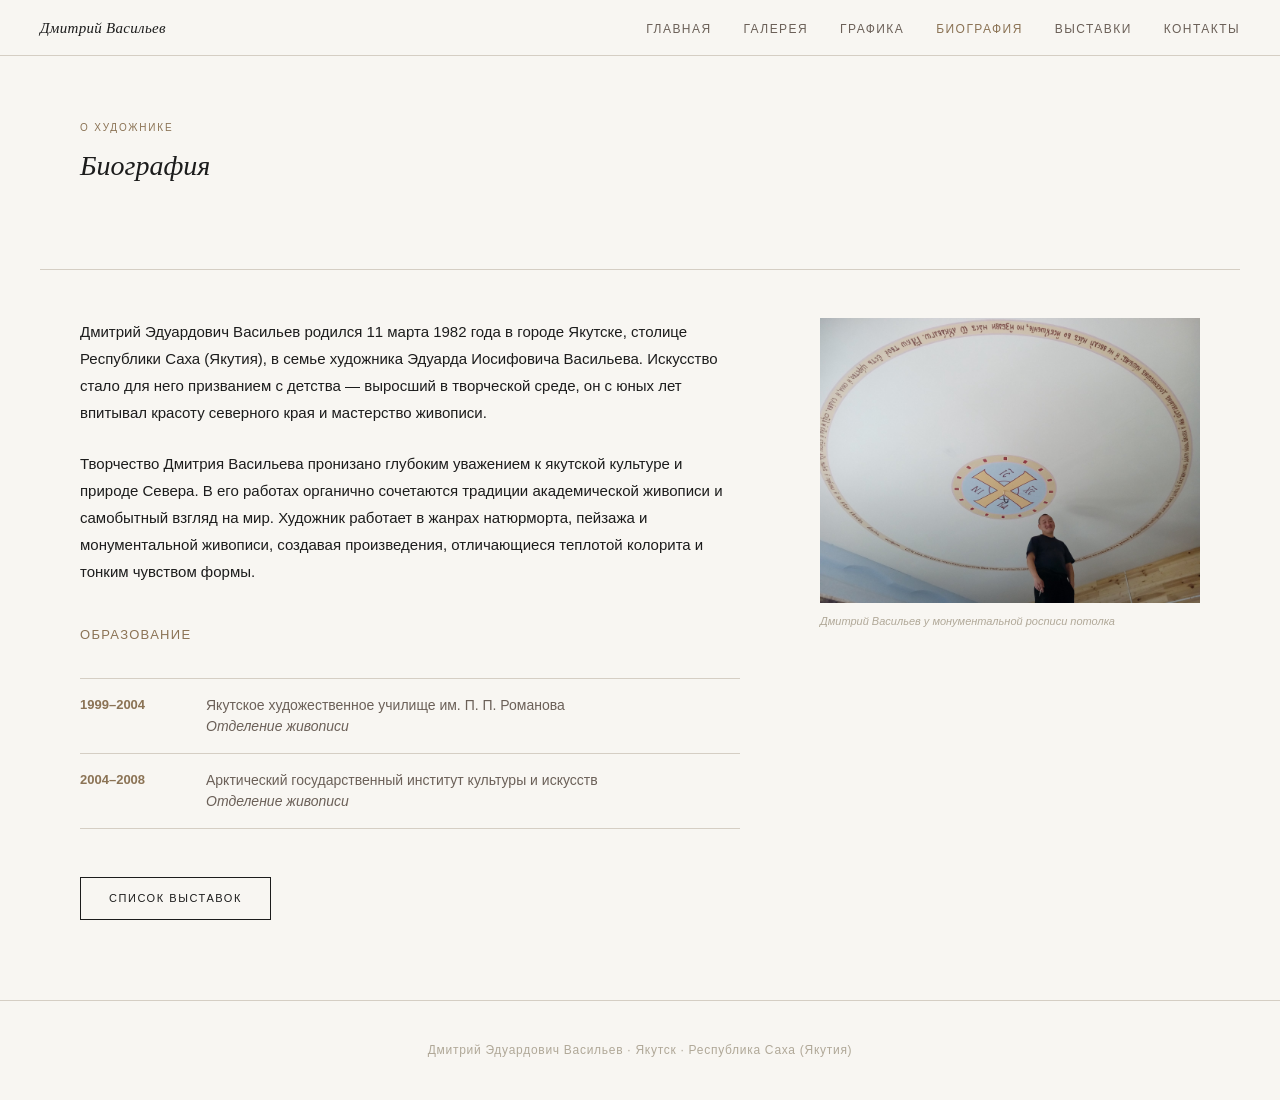
<file: bio.html>
<!DOCTYPE html>
<html lang="ru">
<head>
  <meta charset="UTF-8">
  <meta name="viewport" content="width=device-width, initial-scale=1.0">
  <title>Биография — Дмитрий Васильев</title>
  <link rel="stylesheet" href="style.css">
</head>
<body>

<nav>
  <a href="index.html" class="nav-logo">Дмитрий Васильев</a>
  <ul class="nav-links">
    <li><a href="index.html">Главная</a></li>
    <li><a href="gallery.html">Галерея</a></li>
    <li><a href="drawings.html">Графика</a></li>
    <li><a href="bio.html" class="active">Биография</a></li>
    <li><a href="exhibitions.html">Выставки</a></li>
    <li><a href="contacts.html">Контакты</a></li>
  </ul>

  <!-- Mobile burger -->
  <button class="nav-burger" id="burger" aria-label="Меню">
    <span></span><span></span><span></span>
  </button>
</nav>

<!-- Mobile nav -->
<div class="nav-mobile" id="mobile-nav">
  <a href="index.html">Главная</a>
  <a href="gallery.html">Галерея</a>
  <a href="drawings.html">Графика</a>
  <a href="bio.html" class="active">Биография</a>
  <a href="exhibitions.html">Выставки</a>
  <a href="contacts.html">Контакты</a>
</div>

<div class="page-header" style="margin-top:56px;">
  <p class="section-label">О художнике</p>
  <p class="section-title">Биография</p>
</div>

<div class="section" style="padding-top:48px;">
  <div class="bio-grid">

    <div class="bio-text">
      <p>
        Дмитрий Эдуардович Васильев родился 11 марта 1982 года в городе Якутске,
        столице Республики Саха (Якутия), в семье художника Эдуарда Иосифовича
        Васильева. Искусство стало для него призванием с детства — выросший в
        творческой среде, он с юных лет впитывал красоту северного края и
        мастерство живописи.
      </p>
      <p>
        Творчество Дмитрия Васильева пронизано глубоким уважением к якутской
        культуре и природе Севера. В его работах органично сочетаются традиции
        академической живописи и самобытный взгляд на мир. Художник работает
        в жанрах натюрморта, пейзажа и монументальной живописи, создавая
        произведения, отличающиеся теплотой колорита и тонким чувством формы.
      </p>

      <h3 style="font-size:13px;letter-spacing:.1em;text-transform:uppercase;color:var(--accent);margin:40px 0 0;font-family:var(--sans);font-weight:normal;">
        Образование
      </h3>

      <div class="edu-table">
        <div class="edu-row">
          <div class="edu-year">1999–2004</div>
          <div class="edu-desc">
            Якутское художественное училище им. П. П. Романова<br>
            <em>Отделение живописи</em>
          </div>
        </div>
        <div class="edu-row">
          <div class="edu-year">2004–2008</div>
          <div class="edu-desc">
            Арктический государственный институт культуры и искусств<br>
            <em>Отделение живописи</em>
          </div>
        </div>
      </div>

      <div style="margin-top:48px;">
        <a href="exhibitions.html" class="btn">Список выставок</a>
      </div>
    </div>

    <div class="bio-photo">
      <img src="images/artist_photo.jpg" alt="Дмитрий Васильев">
      <p class="bio-photo-caption">
        Дмитрий Васильев у монументальной росписи потолка
      </p>
    </div>

  </div>
</div>

<footer>
  <p>Дмитрий Эдуардович Васильев · Якутск · Республика Саха (Якутия)</p>
</footer>


<script>
function toggleMenu() {
  document.getElementById('mobile-nav').classList.toggle('open');
}
document.getElementById('burger').addEventListener('click', function(e) {
  e.stopPropagation();
  toggleMenu();
});
document.addEventListener('click', function(e) {
  var nav = document.getElementById('mobile-nav');
  if (nav && nav.classList.contains('open')) {
    nav.classList.remove('open');
  }
});
document.getElementById('mobile-nav').addEventListener('click', function(e) {
  e.stopPropagation();
});
</script>
</body>
</html>
</file>
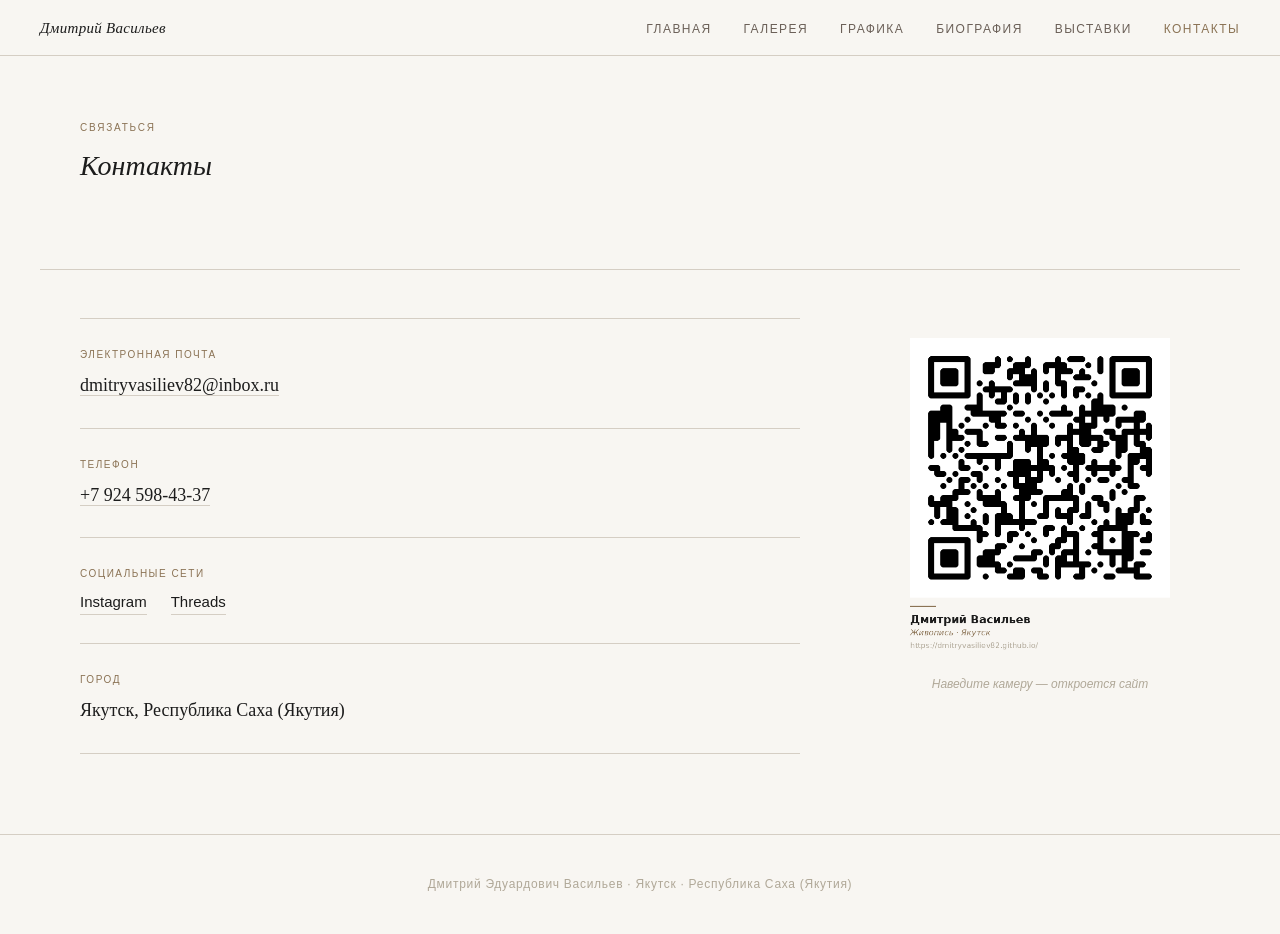
<file: contacts.html>
<!DOCTYPE html>
<html lang="ru">
<head>
  <meta charset="UTF-8">
  <meta name="viewport" content="width=device-width, initial-scale=1.0">
  <title>Контакты — Дмитрий Васильев</title>
  <link rel="stylesheet" href="style.css">
  <style>
    .contacts-grid {
      display: grid;
      grid-template-columns: 1fr 320px;
      gap: 80px;
      align-items: start;
    }

    .contact-item {
      padding: 28px 0;
      border-bottom: 1px solid var(--rule);
    }
    .contact-item:first-child { border-top: 1px solid var(--rule); }

    .contact-label {
      font-size: 10px;
      letter-spacing: 0.15em;
      text-transform: uppercase;
      color: var(--accent);
      margin-bottom: 8px;
    }

    .contact-value {
      font-family: var(--font);
      font-size: 18px;
      color: var(--ink);
    }

    .contact-value a {
      color: var(--ink);
      text-decoration: none;
      border-bottom: 1px solid var(--rule);
      transition: border-color 0.2s;
    }
    .contact-value a:hover {
      border-color: var(--accent);
    }

    .social-links {
      display: flex;
      gap: 24px;
      margin-top: 4px;
    }
    .social-links a {
      font-size: 15px;
      font-family: var(--sans);
    }

    .qr-block {
      text-align: center;
    }
    .qr-block img {
      width: 100%;
      max-width: 300px;
      display: block;
      margin: 0 auto;
    }
    .qr-hint {
      font-size: 12px;
      color: var(--light);
      margin-top: 12px;
      font-style: italic;
    }

    @media (max-width: 768px) {
      .contacts-grid {
        grid-template-columns: 1fr;
        gap: 48px;
      }
      .qr-block img { max-width: 240px; }
    }
  </style>
</head>
<body>

<nav>
  <a href="index.html" class="nav-logo">Дмитрий Васильев</a>
  <ul class="nav-links">
    <li><a href="index.html">Главная</a></li>
    <li><a href="gallery.html">Галерея</a></li>
    <li><a href="drawings.html">Графика</a></li>
    <li><a href="bio.html">Биография</a></li>
    <li><a href="exhibitions.html">Выставки</a></li>
    <li><a href="contacts.html" class="active">Контакты</a></li>
  </ul>

  <!-- Mobile burger -->
  <button class="nav-burger" id="burger" aria-label="Меню">
    <span></span><span></span><span></span>
  </button>
</nav>

<!-- Mobile nav -->
<div class="nav-mobile" id="mobile-nav">
  <a href="index.html">Главная</a>
  <a href="gallery.html">Галерея</a>
  <a href="drawings.html">Графика</a>
  <a href="bio.html">Биография</a>
  <a href="exhibitions.html">Выставки</a>
  <a href="contacts.html" class="active">Контакты</a>
</div>

<div class="page-header" style="margin-top:56px;">
  <p class="section-label">Связаться</p>
  <p class="section-title">Контакты</p>
</div>

<div class="section" style="padding-top:48px;">
  <div class="contacts-grid">

    <div class="contacts-info">

      <div class="contact-item">
        <div class="contact-label">Электронная почта</div>
        <div class="contact-value">
          <a href="mailto:dmitryvasiliev82@inbox.ru">dmitryvasiliev82@inbox.ru</a>
        </div>
      </div>

      <div class="contact-item">
        <div class="contact-label">Телефон</div>
        <div class="contact-value">
          <a href="tel:+79245984337">+7 924 598-43-37</a>
        </div>
      </div>

      <div class="contact-item">
        <div class="contact-label">Социальные сети</div>
        <div class="contact-value social-links">
          <a href="https://www.instagram.com/bzl_art/" target="_blank" rel="noopener">Instagram</a>
          <a href="https://www.threads.com/@bzl_art" target="_blank" rel="noopener">Threads</a>
        </div>
      </div>

      <div class="contact-item">
        <div class="contact-label">Город</div>
        <div class="contact-value">Якутск, Республика Саха (Якутия)</div>
      </div>

    </div>

    <div class="qr-block">
      <img src="images/qr_code.png" alt="QR-код сайта">
      <p class="qr-hint">Наведите камеру — откроется сайт</p>
    </div>

  </div>
</div>

<footer>
  <p>Дмитрий Эдуардович Васильев · Якутск · Республика Саха (Якутия)</p>
</footer>

<script>
function toggleMenu() {
  document.getElementById('mobile-nav').classList.toggle('open');
}
document.getElementById('burger').addEventListener('click', function(e) {
  e.stopPropagation();
  toggleMenu();
});
document.addEventListener('click', function(e) {
  var nav = document.getElementById('mobile-nav');
  if (nav && nav.classList.contains('open')) {
    nav.classList.remove('open');
  }
});
document.getElementById('mobile-nav').addEventListener('click', function(e) {
  e.stopPropagation();
});
</script>

</body>
</html>
</file>
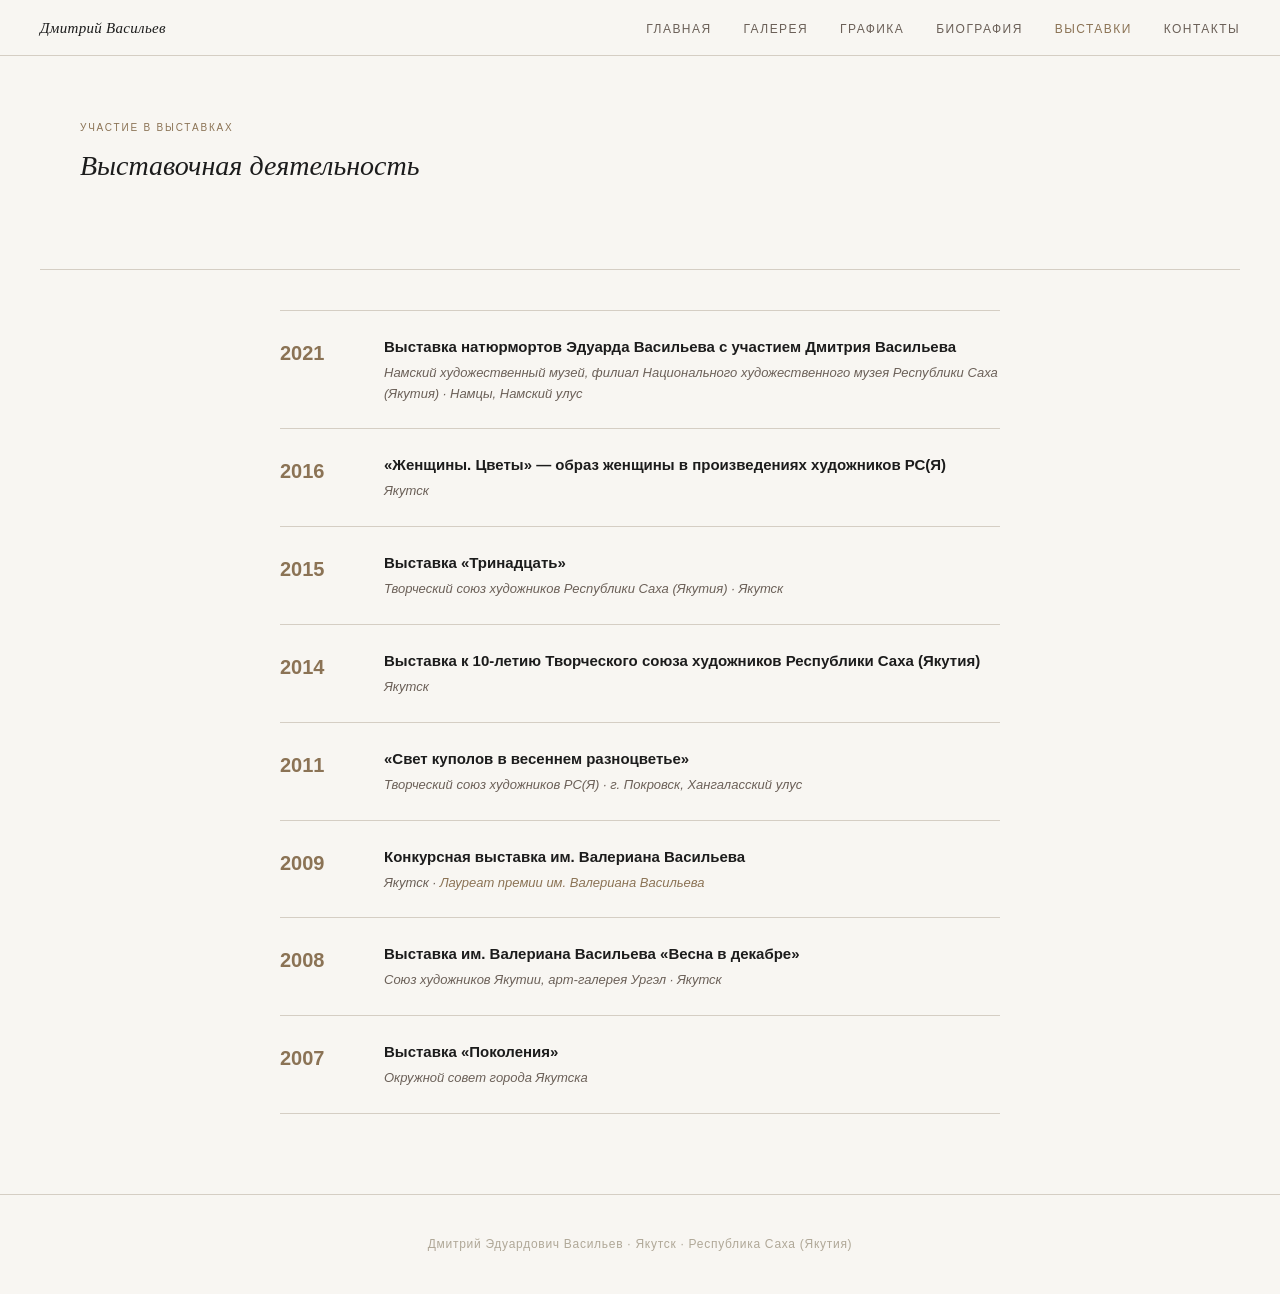
<file: exhibitions.html>
<!DOCTYPE html>
<html lang="ru">
<head>
  <meta charset="UTF-8">
  <meta name="viewport" content="width=device-width, initial-scale=1.0">
  <title>Выставки — Дмитрий Васильев</title>
  <link rel="stylesheet" href="style.css">
</head>
<body>

<nav>
  <a href="index.html" class="nav-logo">Дмитрий Васильев</a>
  <ul class="nav-links">
    <li><a href="index.html">Главная</a></li>
    <li><a href="gallery.html">Галерея</a></li>
    <li><a href="drawings.html">Графика</a></li>
    <li><a href="bio.html">Биография</a></li>
    <li><a href="exhibitions.html" class="active">Выставки</a></li>
    <li><a href="contacts.html">Контакты</a></li>
  </ul>

  <!-- Mobile burger -->
  <button class="nav-burger" id="burger" aria-label="Меню">
    <span></span><span></span><span></span>
  </button>
</nav>

<!-- Mobile nav -->
<div class="nav-mobile" id="mobile-nav">
  <a href="index.html">Главная</a>
  <a href="gallery.html">Галерея</a>
  <a href="drawings.html">Графика</a>
  <a href="bio.html">Биография</a>
  <a href="exhibitions.html" class="active">Выставки</a>
  <a href="contacts.html">Контакты</a>
</div>

<div class="page-header" style="margin-top:56px;">
  <p class="section-label">Участие в выставках</p>
  <p class="section-title">Выставочная деятельность</p>
</div>

<div class="section" style="padding-top:40px;max-width:800px;">
  <div class="exh-list">

    <div class="exh-item">
      <div class="exh-year">2021</div>
      <div>
        <div class="exh-title">Выставка натюрмортов Эдуарда Васильева с участием Дмитрия Васильева</div>
        <div class="exh-venue">Намский художественный музей, филиал Национального художественного музея Республики Саха (Якутия) · Намцы, Намский улус</div>
      </div>
    </div>

    <div class="exh-item">
      <div class="exh-year">2016</div>
      <div>
        <div class="exh-title">«Женщины. Цветы» — образ женщины в произведениях художников РС(Я)</div>
        <div class="exh-venue">Якутск</div>
      </div>
    </div>

    <div class="exh-item">
      <div class="exh-year">2015</div>
      <div>
        <div class="exh-title">Выставка «Тринадцать»</div>
        <div class="exh-venue">Творческий союз художников Республики Саха (Якутия) · Якутск</div>
      </div>
    </div>

    <div class="exh-item">
      <div class="exh-year">2014</div>
      <div>
        <div class="exh-title">Выставка к 10-летию Творческого союза художников Республики Саха (Якутия)</div>
        <div class="exh-venue">Якутск</div>
      </div>
    </div>

    <div class="exh-item">
      <div class="exh-year">2011</div>
      <div>
        <div class="exh-title">«Свет куполов в весеннем разноцветье»</div>
        <div class="exh-venue">Творческий союз художников РС(Я) · г. Покровск, Хангаласский улус</div>
      </div>
    </div>

    <div class="exh-item">
      <div class="exh-year">2009</div>
      <div>
        <div class="exh-title">Конкурсная выставка им. Валериана Васильева</div>
        <div class="exh-venue">Якутск · <strong style="color:var(--accent);font-weight:normal;font-style:italic;">Лауреат премии им. Валериана Васильева</strong></div>
      </div>
    </div>

    <div class="exh-item">
      <div class="exh-year">2008</div>
      <div>
        <div class="exh-title">Выставка им. Валериана Васильева «Весна в декабре»</div>
        <div class="exh-venue">Союз художников Якутии, арт-галерея Ургэл · Якутск</div>
      </div>
    </div>

    <div class="exh-item">
      <div class="exh-year">2007</div>
      <div>
        <div class="exh-title">Выставка «Поколения»</div>
        <div class="exh-venue">Окружной совет города Якутска</div>
      </div>
    </div>

  </div>
</div>

<footer>
  <p>Дмитрий Эдуардович Васильев · Якутск · Республика Саха (Якутия)</p>
</footer>


<script>
function toggleMenu() {
  document.getElementById('mobile-nav').classList.toggle('open');
}
document.getElementById('burger').addEventListener('click', function(e) {
  e.stopPropagation();
  toggleMenu();
});
document.addEventListener('click', function(e) {
  var nav = document.getElementById('mobile-nav');
  if (nav && nav.classList.contains('open')) {
    nav.classList.remove('open');
  }
});
document.getElementById('mobile-nav').addEventListener('click', function(e) {
  e.stopPropagation();
});
</script>
</body>
</html>
</file>
<file: style.css>
/* ── Reset & Base ─────────────────────────────────────────────────────────── */
*, *::before, *::after { box-sizing: border-box; margin: 0; padding: 0; }

:root {
  --bg:      #F8F6F2;
  --ink:     #1C1C1C;
  --accent:  #8B7355;
  --mid:     #6B6058;
  --light:   #B0A898;
  --rule:    #D5CEC4;
  --white:   #FFFFFF;
  --font:    'Georgia', 'Times New Roman', serif;
  --sans:    'Arial', 'Helvetica Neue', sans-serif;
}

html { scroll-behavior: smooth; }

body {
  background: var(--bg);
  color: var(--ink);
  font-family: var(--sans);
  font-size: 16px;
  line-height: 1.6;
  -webkit-font-smoothing: antialiased;
}

/* ── Nav ──────────────────────────────────────────────────────────────────── */
nav {
  position: fixed;
  top: 0; left: 0; right: 0;
  z-index: 100;
  background: rgba(248,246,242,0.96);
  backdrop-filter: blur(8px);
  border-bottom: 1px solid var(--rule);
  padding: 0 40px;
  height: 56px;
  display: flex;
  align-items: center;
  justify-content: space-between;
}

.nav-logo {
  font-family: var(--font);
  font-size: 15px;
  font-style: italic;
  color: var(--ink);
  text-decoration: none;
  letter-spacing: 0.02em;
}

.nav-links {
  display: flex;
  gap: 32px;
  list-style: none;
}

.nav-links a {
  font-size: 12px;
  letter-spacing: 0.12em;
  text-transform: uppercase;
  color: var(--mid);
  text-decoration: none;
  transition: color 0.2s;
}
.nav-links a:hover,
.nav-links a.active { color: var(--accent); }

/* ── Hero (index) ─────────────────────────────────────────────────────────── */
.hero {
  margin-top: 56px;
  display: grid;
  grid-template-columns: 1fr 1fr;
  min-height: calc(100vh - 56px);
}

.hero-img {
  overflow: hidden;
}
.hero-img img {
  width: 100%;
  height: 100%;
  object-fit: cover;
  object-position: center top;
  display: block;
}

.hero-text {
  display: flex;
  flex-direction: column;
  justify-content: center;
  padding: 80px 64px;
}

.hero-text h1 {
  font-family: var(--font);
  font-size: clamp(36px, 4vw, 56px);
  font-weight: normal;
  font-style: italic;
  line-height: 1.1;
  color: var(--ink);
  margin-bottom: 20px;
}

.accent-rule {
  width: 60px;
  height: 2px;
  background: var(--accent);
  margin-bottom: 20px;
}

.hero-sub {
  font-size: 13px;
  letter-spacing: 0.1em;
  text-transform: uppercase;
  color: var(--accent);
  margin-bottom: 12px;
}

.hero-location {
  font-size: 14px;
  color: var(--mid);
  margin-bottom: 48px;
}

.btn {
  display: inline-block;
  font-size: 11px;
  letter-spacing: 0.14em;
  text-transform: uppercase;
  color: var(--ink);
  border: 1px solid var(--ink);
  padding: 12px 28px;
  text-decoration: none;
  transition: all 0.2s;
}
.btn:hover {
  background: var(--ink);
  color: var(--bg);
}

/* ── Section wrapper ──────────────────────────────────────────────────────── */
.section {
  max-width: 1200px;
  margin: 0 auto;
  padding: 80px 40px;
}

.section-label {
  font-size: 10px;
  letter-spacing: 0.18em;
  text-transform: uppercase;
  color: var(--accent);
  margin-bottom: 8px;
}

.section-title {
  font-family: var(--font);
  font-size: 28px;
  font-weight: normal;
  font-style: italic;
  color: var(--ink);
  margin-bottom: 32px;
}

/* ── Gallery grid ─────────────────────────────────────────────────────────── */
.gallery-grid {
  display: grid;
  grid-template-columns: repeat(auto-fill, minmax(340px, 1fr));
  gap: 40px 32px;
}

.artwork-card {
  cursor: pointer;
}

.artwork-img-wrap {
  overflow: hidden;
  background: #ede9e3;
  margin-bottom: 14px;
}

.artwork-img-wrap img {
  width: 100%;
  height: 400px;
  object-fit: contain;
  object-position: center;
  display: block;
  transition: transform 0.5s ease;
  background: #ede9e3;
}

.artwork-card:hover .artwork-img-wrap img {
  transform: scale(1.03);
}

.artwork-title {
  font-family: var(--font);
  font-size: 15px;
  font-style: italic;
  color: var(--ink);
  margin-bottom: 4px;
}

.artwork-meta {
  font-size: 12px;
  color: var(--mid);
  letter-spacing: 0.02em;
}

/* ── Lightbox ─────────────────────────────────────────────────────────────── */
.lightbox {
  display: none;
  position: fixed;
  inset: 0;
  background: rgba(20,18,16,0.94);
  z-index: 1000;
  align-items: center;
  justify-content: center;
  flex-direction: column;
  padding: 32px;
}
.lightbox.open { display: flex; }

.lightbox img {
  max-width: 90vw;
  max-height: 80vh;
  object-fit: contain;
  display: block;
  margin-bottom: 20px;
}

.lightbox-caption {
  text-align: center;
  color: rgba(255,255,255,0.85);
}
.lightbox-caption strong {
  display: block;
  font-family: var(--font);
  font-size: 16px;
  font-style: italic;
  margin-bottom: 4px;
}
.lightbox-caption span {
  font-size: 13px;
  color: rgba(255,255,255,0.5);
}

.lightbox-close {
  position: fixed;
  top: 24px; right: 32px;
  color: rgba(255,255,255,0.6);
  font-size: 32px;
  cursor: pointer;
  line-height: 1;
  transition: color 0.2s;
  background: none;
  border: none;
}
.lightbox-close:hover { color: white; }

.lightbox-nav {
  position: fixed;
  top: 50%;
  transform: translateY(-50%);
  color: rgba(255,255,255,0.5);
  font-size: 40px;
  cursor: pointer;
  background: none;
  border: none;
  transition: color 0.2s;
  padding: 20px;
  line-height: 1;
}
.lightbox-nav:hover { color: white; }
.lightbox-nav.prev { left: 16px; }
.lightbox-nav.next { right: 16px; }

/* ── Bio page ─────────────────────────────────────────────────────────────── */
.bio-grid {
  display: grid;
  grid-template-columns: 1fr 380px;
  gap: 80px;
  align-items: start;
}

.bio-text p {
  font-size: 15px;
  line-height: 1.8;
  color: var(--ink);
  margin-bottom: 24px;
}

.edu-table {
  margin: 32px 0;
  border-top: 1px solid var(--rule);
}

.edu-row {
  display: grid;
  grid-template-columns: 110px 1fr;
  gap: 16px;
  padding: 16px 0;
  border-bottom: 1px solid var(--rule);
  font-size: 14px;
}

.edu-year {
  font-weight: bold;
  color: var(--accent);
  font-size: 13px;
}

.edu-desc {
  color: var(--mid);
  line-height: 1.5;
}

.bio-photo img {
  width: 100%;
  display: block;
}

.bio-photo-caption {
  font-size: 11px;
  color: var(--light);
  margin-top: 10px;
  font-style: italic;
}

/* ── Exhibitions ──────────────────────────────────────────────────────────── */
.exh-list {
  border-top: 1px solid var(--rule);
}

.exh-item {
  display: grid;
  grid-template-columns: 80px 1fr;
  gap: 24px;
  padding: 24px 0;
  border-bottom: 1px solid var(--rule);
}

.exh-year {
  font-size: 20px;
  font-weight: bold;
  color: var(--accent);
  padding-top: 2px;
}

.exh-title {
  font-size: 15px;
  font-weight: bold;
  color: var(--ink);
  margin-bottom: 4px;
}

.exh-venue {
  font-size: 13px;
  color: var(--mid);
  font-style: italic;
}

/* ── Page header (inner pages) ────────────────────────────────────────────── */
.page-header {
  margin-top: 56px;
  padding: 64px 40px 48px;
  max-width: 1200px;
  margin-left: auto;
  margin-right: auto;
  border-bottom: 1px solid var(--rule);
}

/* ── Footer ───────────────────────────────────────────────────────────────── */
footer {
  border-top: 1px solid var(--rule);
  padding: 40px;
  text-align: center;
  font-size: 12px;
  color: var(--light);
  letter-spacing: 0.06em;
}

/* ── Burger menu button ───────────────────────────────────────────────────── */
.nav-burger {
  display: none;
  flex-direction: column;
  gap: 5px;
  cursor: pointer;
  background: none;
  border: none;
  padding: 4px;
}
.nav-burger span {
  display: block;
  width: 24px;
  height: 2px;
  background: var(--ink);
  transition: all 0.3s;
}

/* Mobile nav dropdown */
.nav-mobile {
  display: none;
  position: fixed;
  top: 56px;
  left: 0; right: 0;
  background: rgba(248,246,242,0.98);
  border-bottom: 1px solid var(--rule);
  z-index: 99;
  padding: 16px 20px 20px;
  flex-direction: column;
  gap: 0;
}
.nav-mobile.open { display: flex; }
.nav-mobile a {
  display: block;
  padding: 14px 0;
  font-size: 13px;
  letter-spacing: 0.1em;
  text-transform: uppercase;
  color: var(--mid);
  text-decoration: none;
  border-bottom: 1px solid var(--rule);
}
.nav-mobile a:last-child { border-bottom: none; }
.nav-mobile a.active,
.nav-mobile a:hover { color: var(--accent); }

/* ── Responsive ───────────────────────────────────────────────────────────── */
@media (max-width: 768px) {
  nav { padding: 0 20px; }
  .nav-links { gap: 16px; }
  .nav-links a { font-size: 10px; }

  .hero { grid-template-columns: 1fr; min-height: auto; }
  .hero-img { height: 75vw; }
  .hero-img img { object-position: center 20%; }
  .hero-text { padding: 40px 24px; }

  .section { padding: 48px 20px; }
  .gallery-grid { grid-template-columns: 1fr 1fr; gap: 24px 16px; }
  .artwork-img-wrap img { height: 260px; }

  .bio-grid { grid-template-columns: 1fr; gap: 40px; }
  .exh-item { grid-template-columns: 60px 1fr; gap: 16px; }

  .page-header { padding: 48px 20px 32px; margin-top: 56px; }
  footer { padding: 32px 20px; }

  .lightbox-nav { font-size: 28px; padding: 12px; }
}

@media (max-width: 480px) {
  .gallery-grid { grid-template-columns: 1fr; }
  /* Hide desktop nav links, show burger */
  .nav-links { display: none; }
  .nav-burger { display: flex; }
}
</file>
